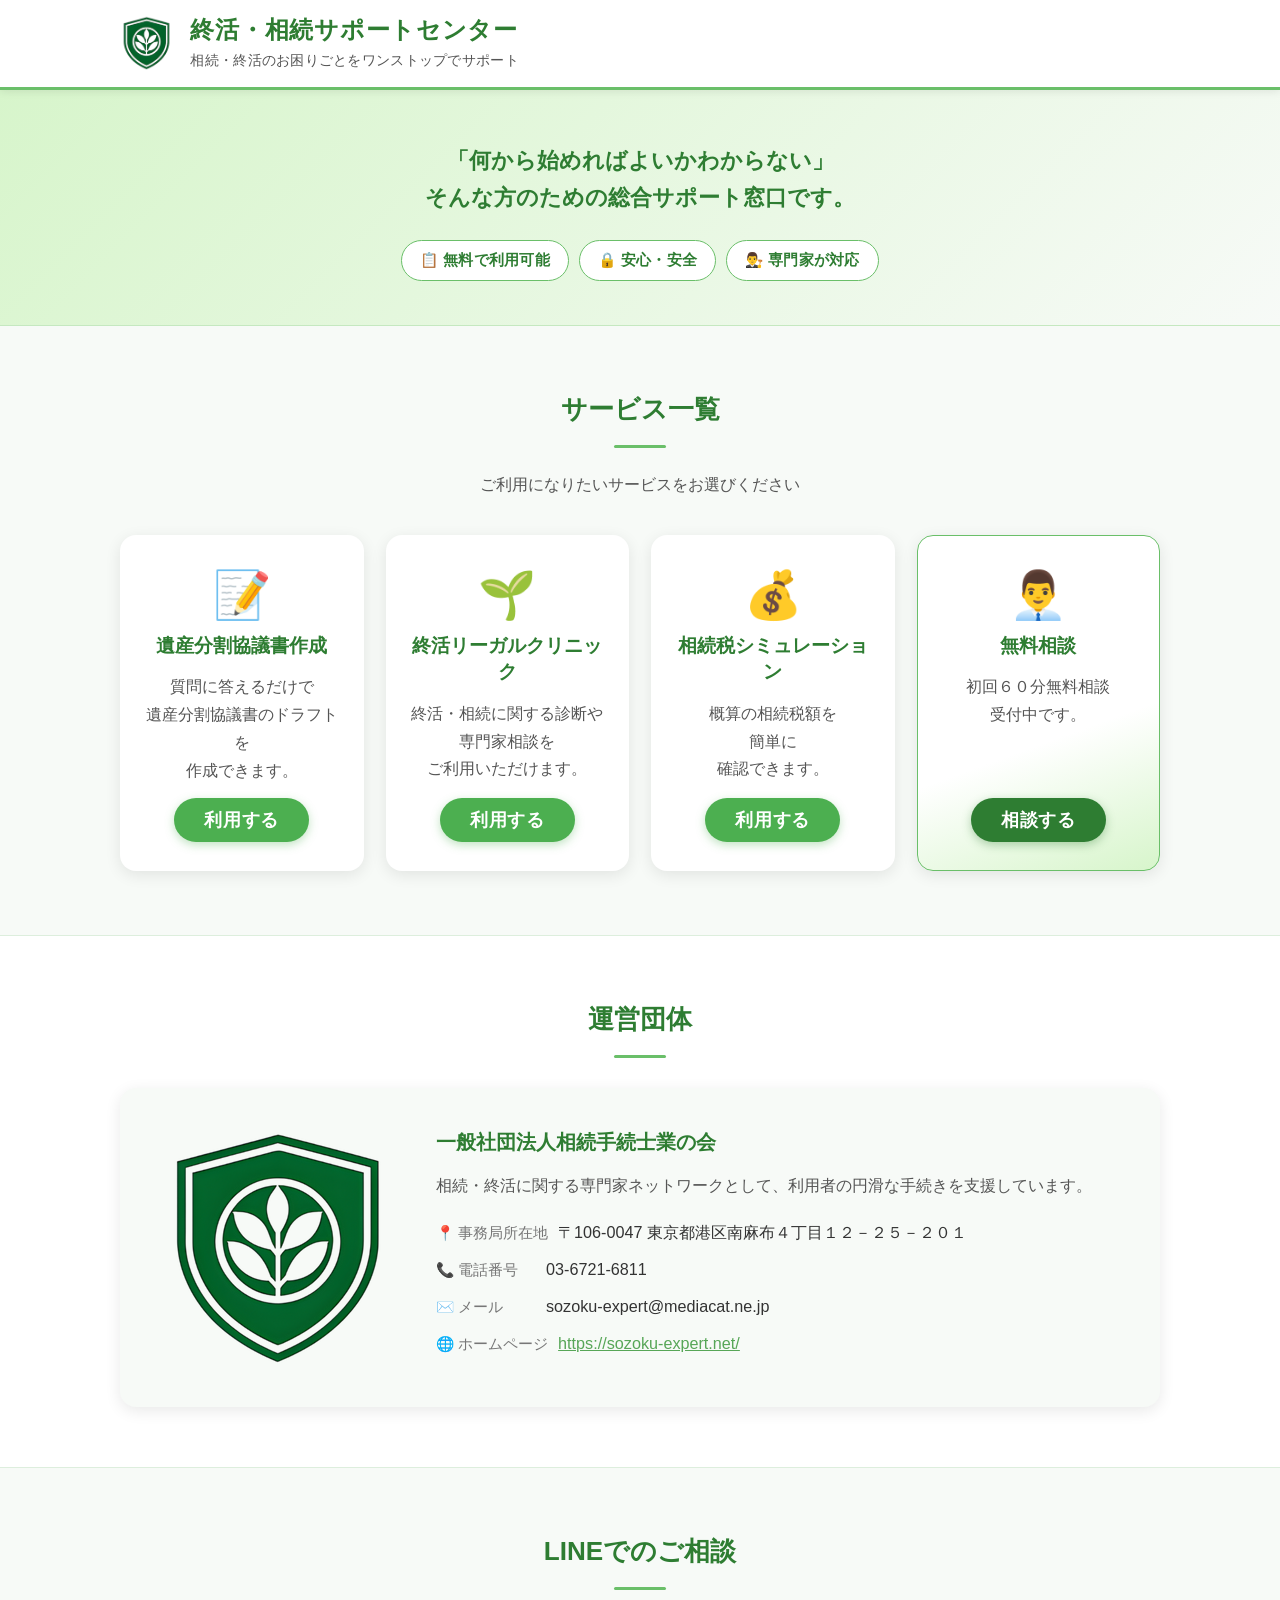
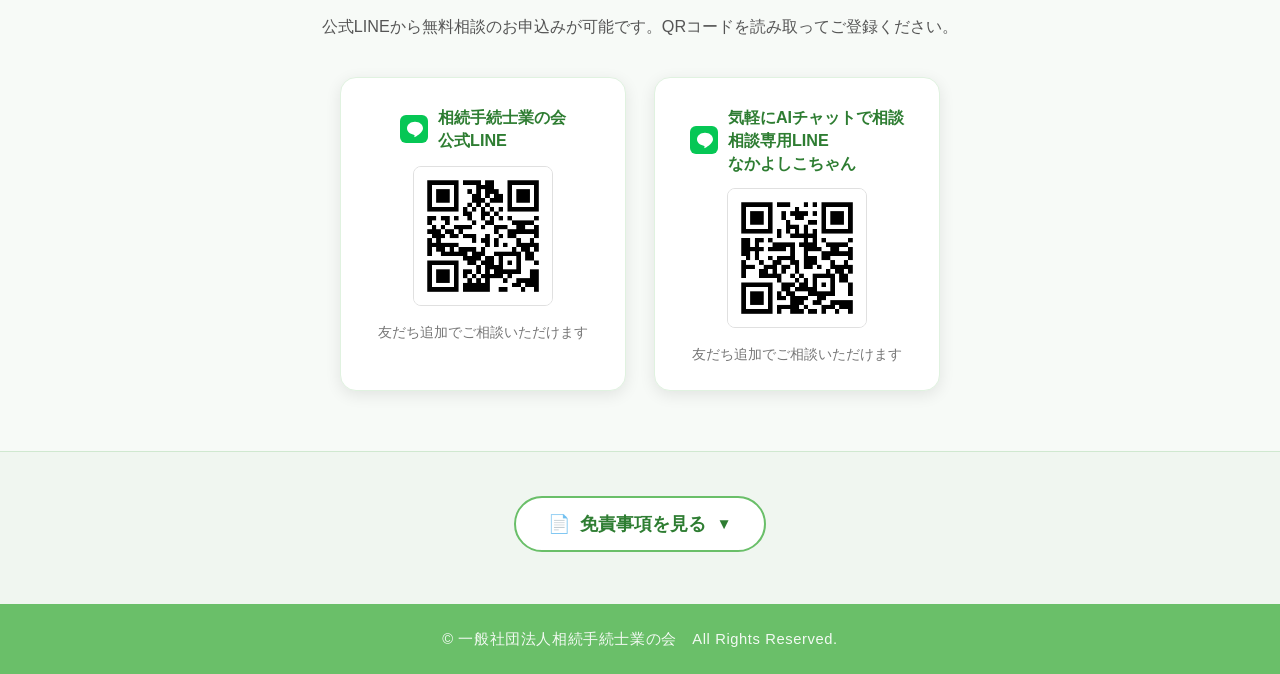
<file: index.html>
<!DOCTYPE html>
<html lang="ja">
<head>
  <meta charset="UTF-8">
  <meta name="viewport" content="width=device-width, initial-scale=1.0">
  <meta name="description" content="相続・終活のお困りごとをワンストップでサポート。遺産分割協議書作成、相続税シミュレーション、専門家への無料相談など。一般社団法人相続手続士業の会が運営。">
  <meta name="keywords" content="相続,終活,遺産分割,相続税,無料相談,行政書士,司法書士,税理士">
  <meta name="author" content="一般社団法人相続手続士業の会">

  <!-- OGP -->
  <meta property="og:title" content="終活・相続サポートセンター">
  <meta property="og:description" content="相続・終活のお困りごとをワンストップでサポート。専門家ネットワークによる安心サービス。">
  <meta property="og:type" content="website">
  <meta property="og:url" content="https://sozokuexpert.github.io/souzoku-portal/">
  <meta property="og:image" content="https://sozokuexpert.github.io/souzoku-portal/images/ogp.png">
  <meta property="og:locale" content="ja_JP">
  <meta name="twitter:card" content="summary_large_image">

  <!-- Favicon（後日差替） -->
  <link rel="icon" href="images/favicon.ico" type="image/x-icon">
  <link rel="apple-touch-icon" href="images/apple-touch-icon.png">

  <title>終活・相続サポートセンター | 一般社団法人相続手続士業の会</title>
  <link rel="stylesheet" href="style.css">
</head>
<body>

  <!-- ========== HEADER ========== -->
  <header class="site-header">
    <div class="header-inner">
      <div class="header-logo">
        <!-- ロゴ画像（後日差替） -->
        <img src="images/logo.png" alt="相続手続士業の会 ロゴ" class="logo-img" onerror="this.style.display='none'">
        <div class="header-titles">
          <h1 class="site-title">終活・相続サポートセンター</h1>
          <p class="site-subtitle">相続・終活のお困りごとをワンストップでサポート</p>
        </div>
      </div>
    </div>
  </header>

  <!-- ========== HERO ========== -->
  <section class="hero">
    <div class="container">
      <!--img src="images/hero-banner.png"
         alt="終活・相続サポートセンター"
         class="hero-image"-->
      <p class="hero-lead">「何から始めればよいかわからない」<br>そんな方のための総合サポート窓口です。</p>
      <div class="hero-badges">
        <span class="badge">📋 無料で利用可能</span>
        <span class="badge">🔒 安心・安全</span>
        <span class="badge">👨‍⚖️ 専門家が対応</span>
      </div>
    </div>
  </section>

  <!-- ========== MAIN SERVICES ========== -->
  <main class="main-content">
    <div class="container">
      <h2 class="section-title">サービス一覧</h2>
      <p class="section-desc">ご利用になりたいサービスをお選びください</p>

      <div class="cards-grid">

        <!-- Card 1 -->
        <div class="card">
          <div class="card-icon">📝</div>
          <h3 class="card-title">遺産分割協議書作成</h3>
          <p class="card-desc">質問に答えるだけで<br>遺産分割協議書のドラフトを<br>作成できます。</p>
          <a target="_blank" href="https://sozokuexpert.github.io/isanbunkatsu-app/" class="btn btn-primary" aria-label="遺産分割協議書作成サービスを利用する">利用する</a>
          <!--span class="coming-soon-note">※リンク後日設定</span-->
        </div>

        <!-- Card 2 -->
        <div class="card">
          <div class="card-icon">🌱</div>
          <h3 class="card-title">終活リーガルクリニック</h3>
          <p class="card-desc">終活・相続に関する診断や<br>専門家相談を<br>ご利用いただけます。</p>
          <a target="_blank" href="https://sozokuexpert.github.io/endoflife/" class="btn btn-primary" aria-label="終活リーガルクリニックを利用する">利用する</a>
          <!--span class="coming-soon-note">※リンク後日設定</span-->
        </div>

        <!-- Card 3 -->
        <div class="card">
          <div class="card-icon">💰</div>
          <h3 class="card-title">相続税シミュレーション</h3>
          <p class="card-desc">概算の相続税額を<br>簡単に<br>確認できます。</p>
          <a target="_blank" href="https://sozoku-expert.app/" class="btn btn-primary" aria-label="相続税シミュレーションを利用する">利用する</a>
          <!--span class="coming-soon-note">※リンク後日設定</span-->
        </div>

        <!-- Card 4 -->
        <div class="card card-accent">
          <div class="card-icon">👨‍💼</div>
          <h3 class="card-title">無料相談</h3>
          <p class="card-desc">初回６０分無料相談<br>受付中です。</p>
          <a target="_blank" href="https://sozoku-expert.net/contact/" class="btn btn-accent" aria-label="無料相談を申し込む">相談する</a>
          <!--span class="coming-soon-note">※リンク後日設定</span-->
        </div>

      </div>
    </div>
  </main>

  <!-- ========== ABOUT SECTION ========== -->
  <section class="about-section">
    <div class="container">
      <h2 class="section-title">運営団体</h2>
      <div class="about-card">
        <div class="about-logo-wrap">
          <img src="images/logo.png"
       alt="一般社団法人 相続手続士業の会"
       class="about-logo">
          <!--div class="about-logo-placeholder">一般社団法人<br>相続手続士業の会</div-->
        </div>
        <div class="about-info">
          <h3 class="about-org-name">一般社団法人相続手続士業の会</h3>
          <p class="about-desc">相続・終活に関する専門家ネットワークとして、利用者の円滑な手続きを支援しています。</p>
          <ul class="about-contacts">
            <li>
              <span class="contact-label">📍 事務局所在地</span>
              <span class="contact-value">〒106-0047 東京都港区南麻布４丁目１２－２５－２０１</span>
            </li>
            <li>
              <span class="contact-label">📞 電話番号</span>
              <span class="contact-value">03-6721-6811</span>
            </li>
            <li>
              <span class="contact-label">✉️ メール</span>
              <span class="contact-value">sozoku-expert@mediacat.ne.jp</span>
            </li>
            <li>
              <span class="contact-label">🌐 ホームページ</span>
              <span class="contact-value"><a target="_blank" href="https://sozoku-expert.net/" class="text-link">https://sozoku-expert.net/</a></span>
            </li>
          </ul>
        </div>
      </div>
    </div>
  </section>

  <!-- ========== LINE SECTION ========== -->
  <section class="line-section">
    <div class="container">
      <h2 class="section-title">LINEでのご相談</h2>
      <p class="section-desc">公式LINEから無料相談のお申込みが可能です。QRコードを読み取ってご登録ください。</p>
      <div class="line-grid">

        <div class="line-card">
          <div class="line-card-header">
            <span class="line-icon">
              <!-- LINE Icon SVG -->
              <svg width="28" height="28" viewBox="0 0 28 28" fill="none" xmlns="http://www.w3.org/2000/svg" aria-hidden="true">
                <rect width="28" height="28" rx="6" fill="#06C755"/>
                <path d="M23 13.3C23 9.76 19.42 6.87 15 6.87C10.58 6.87 7 9.76 7 13.3C7 16.48 9.85 19.13 13.72 19.63C14 19.69 14.38 19.82 14.47 20.05C14.55 20.26 14.52 20.59 14.49 20.8C14.49 20.8 14.38 21.49 14.36 21.63C14.33 21.84 14.2 22.44 15 22.1C15.8 21.76 19.37 19.51 21 17.62C22.11 16.4 23 14.94 23 13.3Z" fill="white"/>
              </svg>
            </span>
            <h3 class="line-card-title">相続手続士業の会<br>公式LINE</h3>
          </div>
          <div class="qr-wrap">
            <img src="images/line1.png" alt="相続手続士業の会 公式LINE QRコード" class="qr-img" onerror="this.parentElement.innerHTML='<div class=\'qr-placeholder\'>QRコード<br>（line1.png）</div>'">
          </div>
          <p class="line-note">友だち追加でご相談いただけます</p>
        </div>

        <div class="line-card">
          <div class="line-card-header">
            <span class="line-icon">
              <svg width="28" height="28" viewBox="0 0 28 28" fill="none" xmlns="http://www.w3.org/2000/svg" aria-hidden="true">
                <rect width="28" height="28" rx="6" fill="#06C755"/>
                <path d="M23 13.3C23 9.76 19.42 6.87 15 6.87C10.58 6.87 7 9.76 7 13.3C7 16.48 9.85 19.13 13.72 19.63C14 19.69 14.38 19.82 14.47 20.05C14.55 20.26 14.52 20.59 14.49 20.8C14.49 20.8 14.38 21.49 14.36 21.63C14.33 21.84 14.2 22.44 15 22.1C15.8 21.76 19.37 19.51 21 17.62C22.11 16.4 23 14.94 23 13.3Z" fill="white"/>
              </svg>
            </span>
            <h3 class="line-card-title">気軽にAIチャットで相談<br>相談専用LINE<br>なかよしこちゃん</h3>
          </div>
          <div class="qr-wrap">
            <img src="images/line2.png" alt="なかよしこ LINE QRコード" class="qr-img" onerror="this.parentElement.innerHTML='<div class=\'qr-placeholder\'>QRコード<br>（line2.png）</div>'">
          </div>
          <p class="line-note">友だち追加でご相談いただけます</p>
        </div>

      </div>
    </div>
  </section>

  <!-- ========== DISCLAIMER SECTION ========== -->
  <section class="disclaimer-section">
    <div class="container">
      <button class="btn-disclaimer" id="disclaimerToggle" aria-expanded="false" aria-controls="disclaimerContent">
        <span class="disclaimer-btn-icon">📄</span>
        免責事項を見る
        <span class="disclaimer-arrow" id="disclaimerArrow">▼</span>
      </button>

      <div class="disclaimer-content" id="disclaimerContent" aria-hidden="true">
        <div class="disclaimer-inner">
          <h3>免責事項</h3>
          <p>本サービス（以下「本サービス」といいます。）をご利用いただくにあたり、利用者は以下の事項について同意したものとみなします。</p>

          <h4>第1条（サービスの内容）</h4>
          <p>本サービスは、遺産分割協議書作成支援、相続税額の概算診断、終活に関する情報提供及び専門家への相談機会の提供を目的とするものであり、法的、税務的その他専門的助言を行うものではありません。</p>

          <h4>第2条（遺産分割協議書作成アプリについて）</h4>
          <ol>
            <li>遺産分割協議書作成アプリは、利用者が入力した情報を基に、遺産分割協議書の参考となる文案を自動作成するものです。</li>
            <li>作成された文案は、個別事情を十分に反映したものではなく、その内容の正確性、適法性、有効性及び利用目的への適合性を保証するものではありません。</li>
            <li>利用者は、作成された文案を利用する前に、自ら内容を確認し、必要に応じて行政書士、弁護士その他の専門家による確認を受けるものとします。</li>
          </ol>

          <h4>第3条（相続税診断シミュレーションについて）</h4>
          <ol>
            <li>相続税診断シミュレーションは、利用者が入力した情報に基づき、相続税額の概算を試算するものであり、実際の納税額を保証するものではありません。</li>
            <li>実際の相続税額は、財産評価、債務控除、特例適用、税務上の判断その他の事情により大きく異なる場合があります。</li>
            <li>正確な相続税額の算定及び税務申告については、税理士等の専門家へ相談することを推奨します。</li>
          </ol>

          <h4>第4条（終活リーガルクリニックについて）</h4>
          <ol>
            <li>終活リーガルクリニックは、終活及び相続に関する一般的な情報提供並びに専門家への相談機会を提供するものであり、個別案件に対する法律相談、税務相談その他の専門業務を行うものではありません。</li>
            <li>本サービスを通じて紹介された専門家との契約は、利用者と当該専門家との間で直接締結されるものであり、運営者は契約当事者とはなりません。</li>
            <li>専門家が提供する助言、業務内容、報酬その他一切の事項について、運営者は責任を負いません。</li>
          </ol>

          <h4>第5条（入力情報について）</h4>
          <ol>
            <li>利用者は、自らの責任において正確かつ最新の情報を入力するものとします。</li>
            <li>入力情報に誤り、不足又は虚偽があったことにより利用者又は第三者に損害が生じた場合であっても、運営者は責任を負いません。</li>
          </ol>

          <h4>第6条（免責）</h4>
          <ol>
            <li>本サービスの利用又は利用不能により利用者又は第三者に生じた損害について、運営者は故意又は重過失がある場合を除き、一切責任を負わないものとします。</li>
            <li>システム障害、通信障害、データ消失、不正アクセスその他不可抗力により発生した損害についても、運営者は責任を負いません。</li>
            <li>運営者は、本サービスの内容を予告なく変更、中断又は終了することができるものとし、これにより生じた損害について責任を負いません。</li>
          </ol>

          <h4>第7条（法令遵守）</h4>
          <p>利用者は、本サービスの利用にあたり、関係法令及び公序良俗を遵守するものとします。</p>

          <p class="disclaimer-appendix">附則<br>本免責事項は、令和〇年〇月〇日から適用します。</p>
        </div>
      </div>
    </div>
  </section>

  <!-- ========== FOOTER ========== -->
  <footer class="site-footer">
    <div class="container">
      <p class="footer-copy">© 一般社団法人相続手続士業の会　All Rights Reserved.</p>
    </div>
  </footer>

  <script src="script.js"></script>
</body>
</html>
</file>
<file: style.css>
/* ============================================================
   終活・相続サポートセンター — style.css
   ブランドカスタマイズ変数は :root の --brand-* を変更するだけ
   ============================================================ */

/* ---------- 1. カスタマイズ変数（ロゴ・色の流用元） ---------- */
:root {
  /* === ブランドカラー（葬儀社・不動産会社向けに上書き可） === */
  --brand-bg:          #f7faf7;
  --brand-main:        #6abf69;
  --brand-main-dark:   #57a657;
  --brand-sub:         #d7f5cb;
  --brand-btn:         #4caf50;
  --brand-btn-hover:   #388e3c;
  --brand-accent:      #2e7d32;
  --brand-footer-bg:   #6abf69;
  --brand-footer-text: #ffffff;

  /* === テキストカラー === */
  --text-primary:   #333333;
  --text-secondary: #555555;
  --text-muted:     #777777;

  /* === UIトークン === */
  --white:          #ffffff;
  --card-shadow:    0 4px 16px rgba(0, 0, 0, 0.09);
  --card-shadow-hv: 0 8px 28px rgba(0, 0, 0, 0.14);
  --radius-card:    16px;
  --radius-btn:     50px;
  --transition:     0.22s ease;

  /* === タイポグラフィ（日本語対応） === */
  --font-body: "Hiragino Kaku Gothic ProN", "Hiragino Sans", "Noto Sans JP",
               "Yu Gothic", "Meiryo", sans-serif;
  --font-size-base: 18px;   /* 高齢者向けに大きめ */
  --line-height:    1.8;
}

/* ---------- 2. リセット・ベース ---------- */
*, *::before, *::after {
  box-sizing: border-box;
  margin: 0;
  padding: 0;
}

html {
  scroll-behavior: smooth;
  font-size: var(--font-size-base);
}

body {
  font-family: var(--font-body);
  background-color: var(--brand-bg);
  color: var(--text-primary);
  line-height: var(--line-height);
  -webkit-font-smoothing: antialiased;
}

img {
  max-width: 100%;
  height: auto;
  display: block;
}

a {
  color: var(--brand-accent);
  text-decoration: none;
}

a:hover,
a:focus-visible {
  text-decoration: underline;
}

/* フォーカスリング（アクセシビリティ） */
:focus-visible {
  outline: 3px solid var(--brand-main);
  outline-offset: 3px;
}

/* ---------- 3. レイアウト共通 ---------- */
.container {
  max-width: 1080px;
  margin: 0 auto;
  padding: 0 20px;
}

/* ---------- 4. ヘッダー ---------- */
.site-header {
  background: var(--white);
  border-bottom: 3px solid var(--brand-main);
  position: sticky;
  top: 0;
  z-index: 100;
  box-shadow: 0 2px 8px rgba(0, 0, 0, 0.08);
}

.header-inner {
  max-width: 1080px;
  margin: 0 auto;
  padding: 14px 20px;
}

.header-logo {
  display: flex;
  align-items: center;
  gap: 16px;
}

.logo-img {
  height: 56px;
  width: auto;
  object-fit: contain;
  flex-shrink: 0;
}

.site-title {
  font-size: 1.35rem;
  font-weight: 700;
  color: var(--brand-accent);
  letter-spacing: 0.03em;
  line-height: 1.3;
}

.site-subtitle {
  font-size: 0.78rem;
  color: var(--text-secondary);
  margin-top: 2px;
  letter-spacing: 0.02em;
}

/* ---------- 5. ヒーロー ---------- */
.hero {
  background: linear-gradient(135deg, var(--brand-sub) 0%, var(--brand-bg) 100%);
  padding: 52px 0 44px;
  text-align: center;
  border-bottom: 1px solid #c5e8c0;
}

.hero-lead {
  font-size: 1.22rem;
  font-weight: 600;
  color: var(--brand-accent);
  line-height: 1.7;
  margin-bottom: 24px;
}

.hero-badges {
  display: flex;
  justify-content: center;
  flex-wrap: wrap;
  gap: 10px;
}

.badge {
  background: var(--white);
  color: var(--brand-accent);
  border: 1.5px solid var(--brand-main);
  border-radius: 50px;
  padding: 6px 18px;
  font-size: 0.82rem;
  font-weight: 600;
  letter-spacing: 0.02em;
}

/* ---------- 6. セクション共通 ---------- */
.section-title {
  text-align: center;
  font-size: 1.45rem;
  font-weight: 700;
  color: var(--brand-accent);
  margin-bottom: 8px;
  position: relative;
  padding-bottom: 14px;
}

.section-title::after {
  content: "";
  display: block;
  width: 52px;
  height: 3px;
  background: var(--brand-main);
  border-radius: 2px;
  margin: 12px auto 0;
}

.section-desc {
  text-align: center;
  color: var(--text-secondary);
  font-size: 0.9rem;
  margin-bottom: 36px;
}

/* ---------- 7. メインコンテンツ（サービスカード） ---------- */
.main-content {
  padding: 60px 0 64px;
}

.cards-grid {
  display: grid;
  grid-template-columns: repeat(4, 1fr);
  gap: 22px;
}

/* カード */
.card {
  background: var(--white);
  border-radius: var(--radius-card);
  box-shadow: var(--card-shadow);
  padding: 36px 24px 28px;
  text-align: center;
  display: flex;
  flex-direction: column;
  align-items: center;
  gap: 14px;
  transition: transform var(--transition), box-shadow var(--transition);
  border: 1.5px solid transparent;
}

.card:hover {
  transform: translateY(-4px);
  box-shadow: var(--card-shadow-hv);
  border-color: var(--brand-sub);
}

.card-accent {
  border-color: var(--brand-main);
  background: linear-gradient(160deg, var(--white) 60%, var(--brand-sub));
}

.card-icon {
  font-size: 2.6rem;
  line-height: 1;
}

.card-title {
  font-size: 1.05rem;
  font-weight: 700;
  color: var(--brand-accent);
  line-height: 1.4;
}

.card-desc {
  font-size: 0.88rem;
  color: var(--text-secondary);
  line-height: 1.75;
  flex-grow: 1;
}

.coming-soon-note {
  font-size: 0.72rem;
  color: var(--text-muted);
}

/* ---------- 8. ボタン ---------- */
.btn {
  display: inline-block;
  padding: 13px 30px;
  border-radius: var(--radius-btn);
  font-size: 1rem;
  font-weight: 700;
  letter-spacing: 0.04em;
  cursor: pointer;
  transition: background var(--transition), transform var(--transition), box-shadow var(--transition);
  text-align: center;
  border: none;
  line-height: 1;
}

.btn-primary {
  background: var(--brand-btn);
  color: var(--white);
  box-shadow: 0 3px 10px rgba(76, 175, 80, 0.35);
  min-width: 130px;
}

.btn-primary:hover,
.btn-primary:focus-visible {
  background: var(--brand-btn-hover);
  transform: translateY(-2px);
  box-shadow: 0 5px 16px rgba(76, 175, 80, 0.45);
  text-decoration: none;
  color: var(--white);
}

.btn-accent {
  background: var(--brand-accent);
  color: var(--white);
  box-shadow: 0 3px 10px rgba(46, 125, 50, 0.35);
  min-width: 130px;
}

.btn-accent:hover,
.btn-accent:focus-visible {
  background: #1b5e20;
  transform: translateY(-2px);
  box-shadow: 0 5px 16px rgba(46, 125, 50, 0.45);
  text-decoration: none;
  color: var(--white);
}

/* ---------- 9. 運営団体セクション ---------- */
.about-section {
  background: var(--white);
  padding: 60px 0;
  border-top: 1px solid #ddeedd;
  border-bottom: 1px solid #ddeedd;
}

.about-card {
  display: flex;
  align-items: flex-start;
  gap: 36px;
  background: var(--brand-bg);
  border-radius: var(--radius-card);
  padding: 36px 40px;
  box-shadow: var(--card-shadow);
  margin-top: 16px;
}

.about-logo-wrap {
  flex-shrink: 0;
}

.about-logo-placeholder {
  width: 140px;
  height: 100px;
  background: var(--brand-sub);
  border-radius: 12px;
  display: flex;
  align-items: center;
  justify-content: center;
  text-align: center;
  font-size: 0.78rem;
  font-weight: 700;
  color: var(--brand-accent);
  line-height: 1.5;
  border: 2px dashed var(--brand-main);
}

.about-org-name {
  font-size: 1.12rem;
  font-weight: 700;
  color: var(--brand-accent);
  margin-bottom: 10px;
}

.about-desc {
  font-size: 0.9rem;
  color: var(--text-secondary);
  margin-bottom: 18px;
  line-height: 1.8;
}

.about-contacts {
  list-style: none;
  display: flex;
  flex-direction: column;
  gap: 8px;
}

.about-contacts li {
  display: flex;
  align-items: baseline;
  gap: 10px;
  font-size: 0.9rem;
}

.contact-label {
  color: var(--text-muted);
  font-size: 0.82rem;
  min-width: 100px;
  flex-shrink: 0;
}

.contact-value {
  color: var(--text-primary);
  font-weight: 500;
}

.text-link {
  color: var(--brand-main-dark);
  text-decoration: underline;
}

/* ---------- 10. LINEセクション ---------- */
.line-section {
  padding: 60px 0;
  background: var(--brand-bg);
}

.line-grid {
  display: grid;
  grid-template-columns: 1fr 1fr;
  gap: 28px;
  max-width: 600px;
  margin: 0 auto;
}

.line-card {
  background: var(--white);
  border-radius: var(--radius-card);
  box-shadow: var(--card-shadow);
  padding: 28px 24px 22px;
  text-align: center;
  display: flex;
  flex-direction: column;
  align-items: center;
  gap: 14px;
  border: 1.5px solid #e0f2e0;
  transition: transform var(--transition), box-shadow var(--transition);
}

.line-card:hover {
  transform: translateY(-3px);
  box-shadow: var(--card-shadow-hv);
}

.line-card-header {
  display: flex;
  align-items: center;
  gap: 10px;
}

.line-icon {
  display: flex;
  align-items: center;
  flex-shrink: 0;
}

.line-card-title {
  font-size: 0.9rem;
  font-weight: 700;
  color: var(--brand-accent);
  text-align: left;
  line-height: 1.4;
}

.qr-wrap {
  width: 140px;
  height: 140px;
  display: flex;
  align-items: center;
  justify-content: center;
}

.qr-img {
  width: 140px;
  height: 140px;
  object-fit: contain;
  border-radius: 8px;
  border: 1px solid #e0e0e0;
}

.qr-placeholder {
  width: 140px;
  height: 140px;
  background: var(--brand-sub);
  border-radius: 8px;
  border: 2px dashed var(--brand-main);
  display: flex;
  align-items: center;
  justify-content: center;
  font-size: 0.8rem;
  color: var(--brand-accent);
  font-weight: 600;
  text-align: center;
  line-height: 1.5;
}

.line-note {
  font-size: 0.78rem;
  color: var(--text-muted);
}

/* ---------- 11. 免責事項 ---------- */
.disclaimer-section {
  padding: 44px 0 52px;
  background: #f0f6f0;
  border-top: 1px solid #d0e8d0;
}

.btn-disclaimer {
  display: flex;
  align-items: center;
  gap: 10px;
  margin: 0 auto;
  background: var(--white);
  border: 2px solid var(--brand-main);
  border-radius: var(--radius-btn);
  padding: 14px 32px;
  font-size: 1rem;
  font-weight: 700;
  color: var(--brand-accent);
  cursor: pointer;
  transition: background var(--transition), color var(--transition);
  font-family: var(--font-body);
}

.btn-disclaimer:hover,
.btn-disclaimer:focus-visible {
  background: var(--brand-main);
  color: var(--white);
}

.disclaimer-arrow {
  display: inline-block;
  transition: transform var(--transition);
  font-size: 0.85rem;
}

.disclaimer-arrow.open {
  transform: rotate(180deg);
}

.disclaimer-content {
  max-height: 0;
  overflow: hidden;
  transition: max-height 0.45s ease, opacity 0.35s ease, margin-top 0.3s ease;
  opacity: 0;
}

.disclaimer-content.is-open {
  max-height: 3000px;
  opacity: 1;
  margin-top: 24px;
}

.disclaimer-inner {
  background: var(--white);
  border-radius: 12px;
  border: 1px solid #d5ebd5;
  padding: 36px 40px;
  font-size: 0.85rem;
  color: var(--text-secondary);
  line-height: 1.9;
}

.disclaimer-inner h3 {
  font-size: 1.05rem;
  color: var(--brand-accent);
  margin-bottom: 14px;
  font-weight: 700;
}

.disclaimer-inner h4 {
  font-size: 0.92rem;
  color: var(--text-primary);
  font-weight: 700;
  margin-top: 22px;
  margin-bottom: 8px;
  border-left: 3px solid var(--brand-main);
  padding-left: 10px;
}

.disclaimer-inner p {
  margin-bottom: 10px;
}

.disclaimer-inner ol {
  padding-left: 22px;
}

.disclaimer-inner ol li {
  margin-bottom: 6px;
}

.disclaimer-appendix {
  margin-top: 22px;
  font-size: 0.82rem;
  color: var(--text-muted);
  white-space: pre-line;
}

/* ---------- 12. フッター ---------- */
.site-footer {
  background: var(--brand-footer-bg);
  color: var(--brand-footer-text);
  padding: 22px 0;
  text-align: center;
}

.footer-copy {
  font-size: 0.82rem;
  letter-spacing: 0.04em;
  opacity: 0.92;
}

/* ---------- 13. レスポンシブ ---------- */

/* タブレット（768px以下） */
@media (max-width: 900px) {
  .cards-grid {
    grid-template-columns: repeat(2, 1fr);
  }
}

/* スマートフォン（600px以下） */
@media (max-width: 600px) {
  html {
    font-size: 16px;
  }

  .site-title {
    font-size: 1.08rem;
  }

  .site-subtitle {
    font-size: 0.72rem;
  }

  .logo-img {
    height: 40px;
  }

  .hero {
    padding: 36px 0 30px;
  }

  .hero-lead {
    font-size: 1rem;
  }

  .badge {
    font-size: 0.76rem;
    padding: 5px 14px;
  }

  .main-content {
    padding: 44px 0 48px;
  }

  .cards-grid {
    grid-template-columns: 1fr;
    gap: 18px;
  }

  .card {
    padding: 28px 22px 22px;
  }

  .about-card {
    flex-direction: column;
    padding: 24px 20px;
    gap: 20px;
  }

  .about-logo-placeholder {
    width: 100%;
    height: 72px;
  }

  .line-grid {
    grid-template-columns: 1fr;
    max-width: 320px;
  }

  .disclaimer-inner {
    padding: 22px 18px;
  }

  .section-title {
    font-size: 1.2rem;
  }

  .about-contacts li {
    flex-direction: column;
    gap: 2px;
  }

  .contact-label {
    min-width: auto;
  }
}

/* 超小型画面 */
@media (max-width: 360px) {
  .container {
    padding: 0 14px;
  }

  .btn {
    padding: 12px 22px;
    font-size: 0.95rem;
  }
}

/* ---------- 14. アクセシビリティ：モーション低減 ---------- */
@media (prefers-reduced-motion: reduce) {
  *, *::before, *::after {
    transition: none !important;
    animation: none !important;
  }
  html {
    scroll-behavior: auto;
  }
}
</file>
